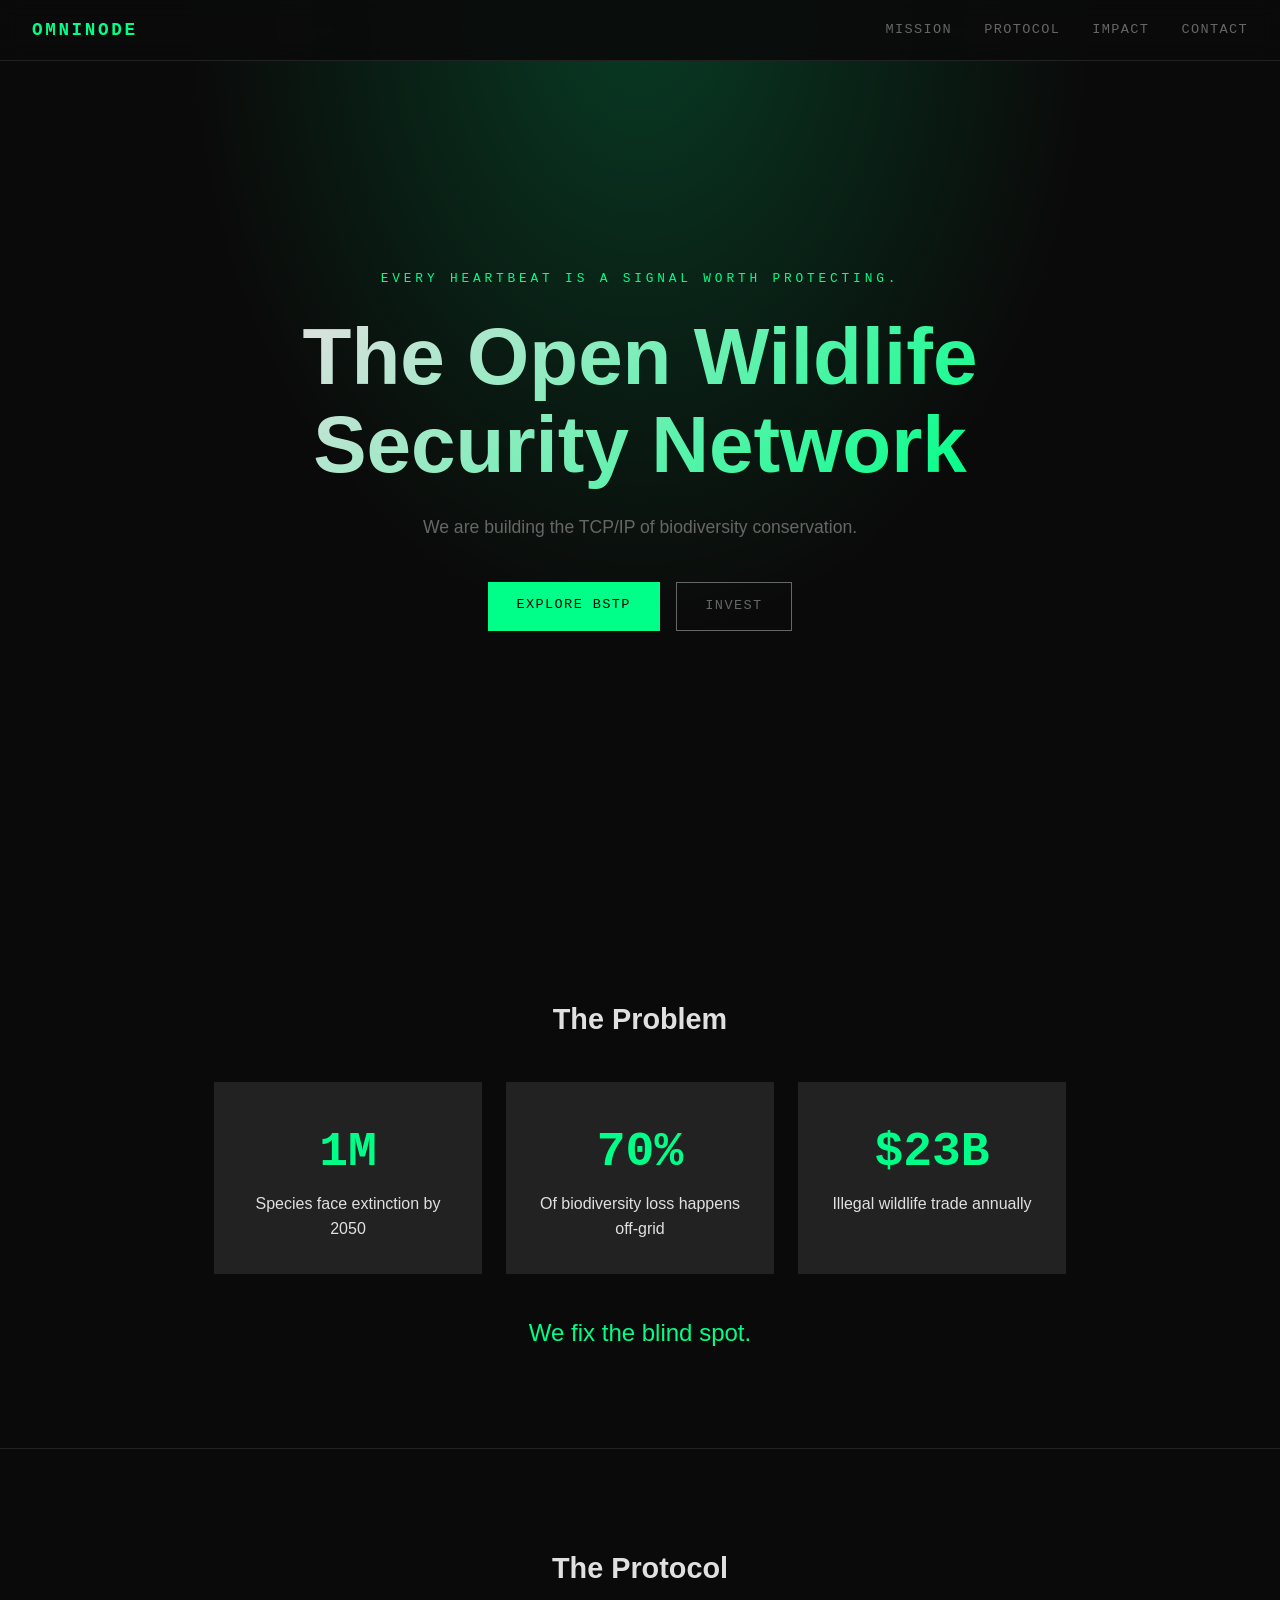
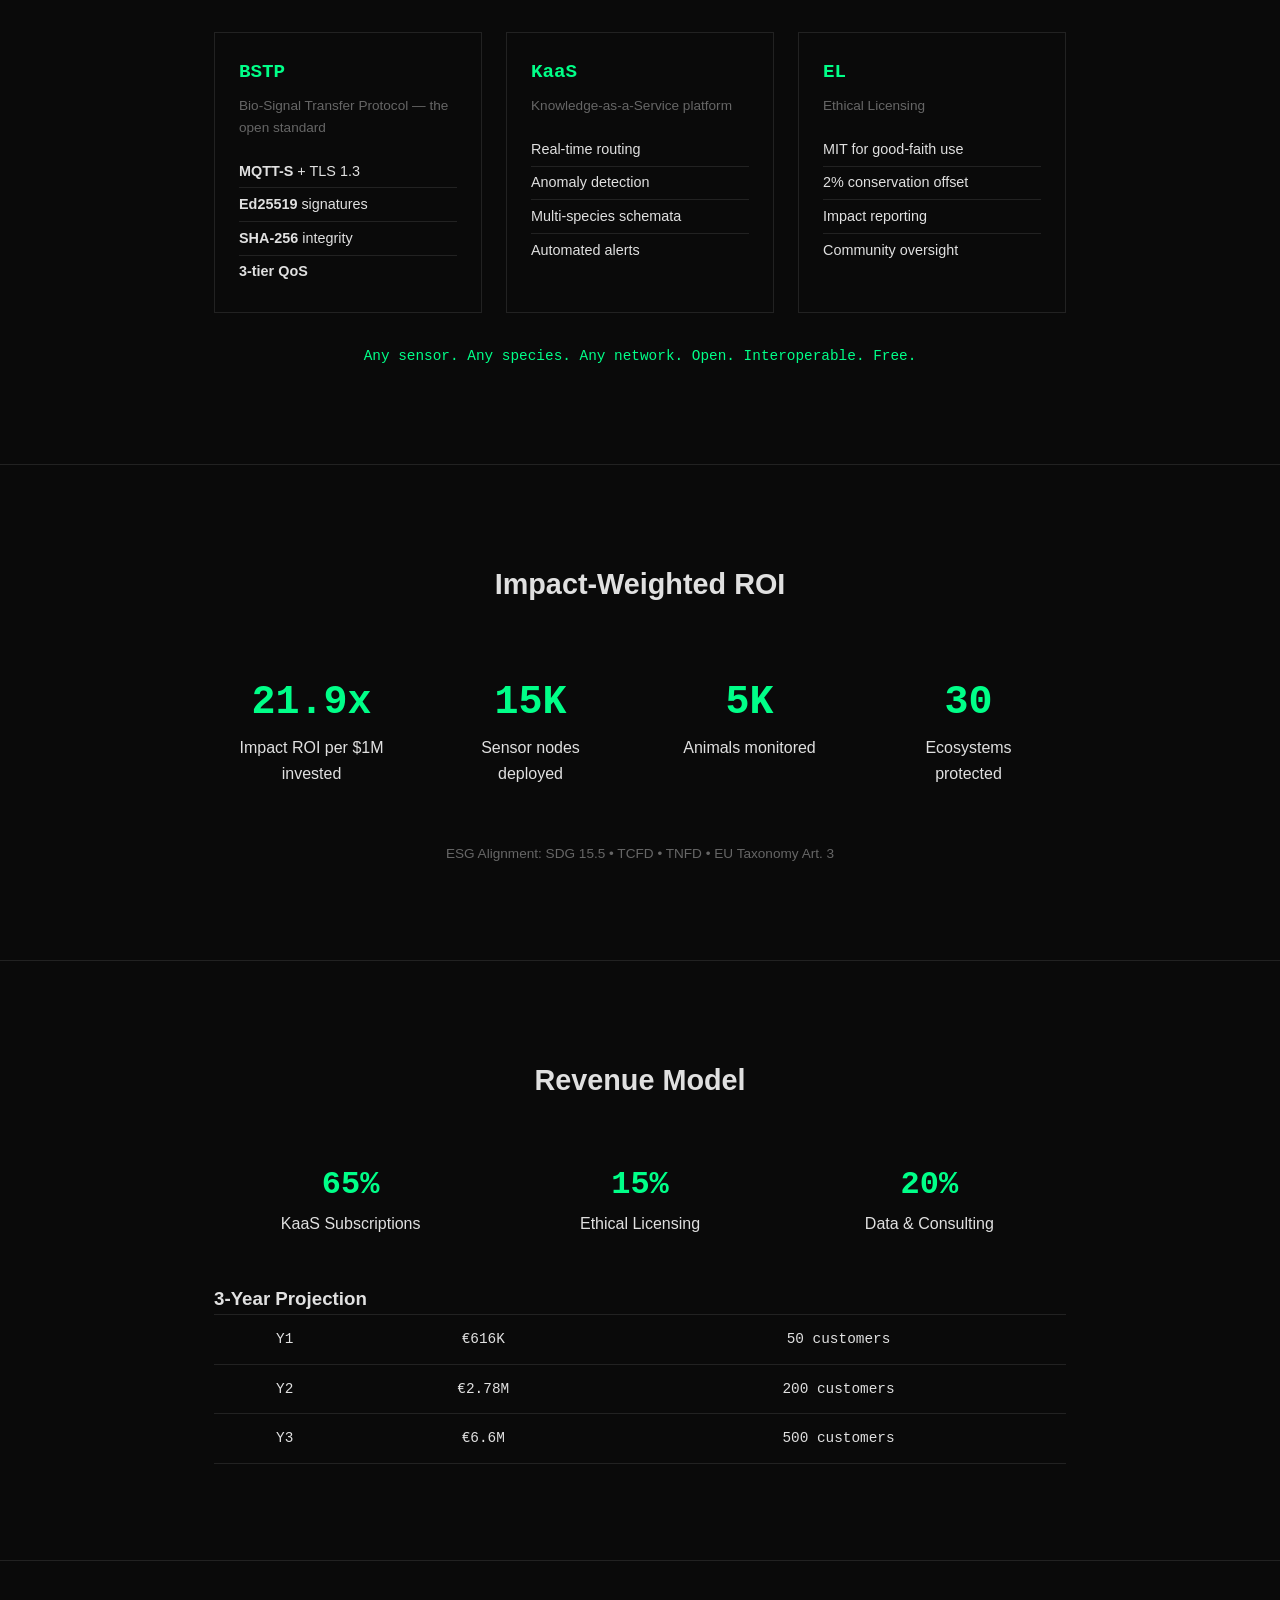
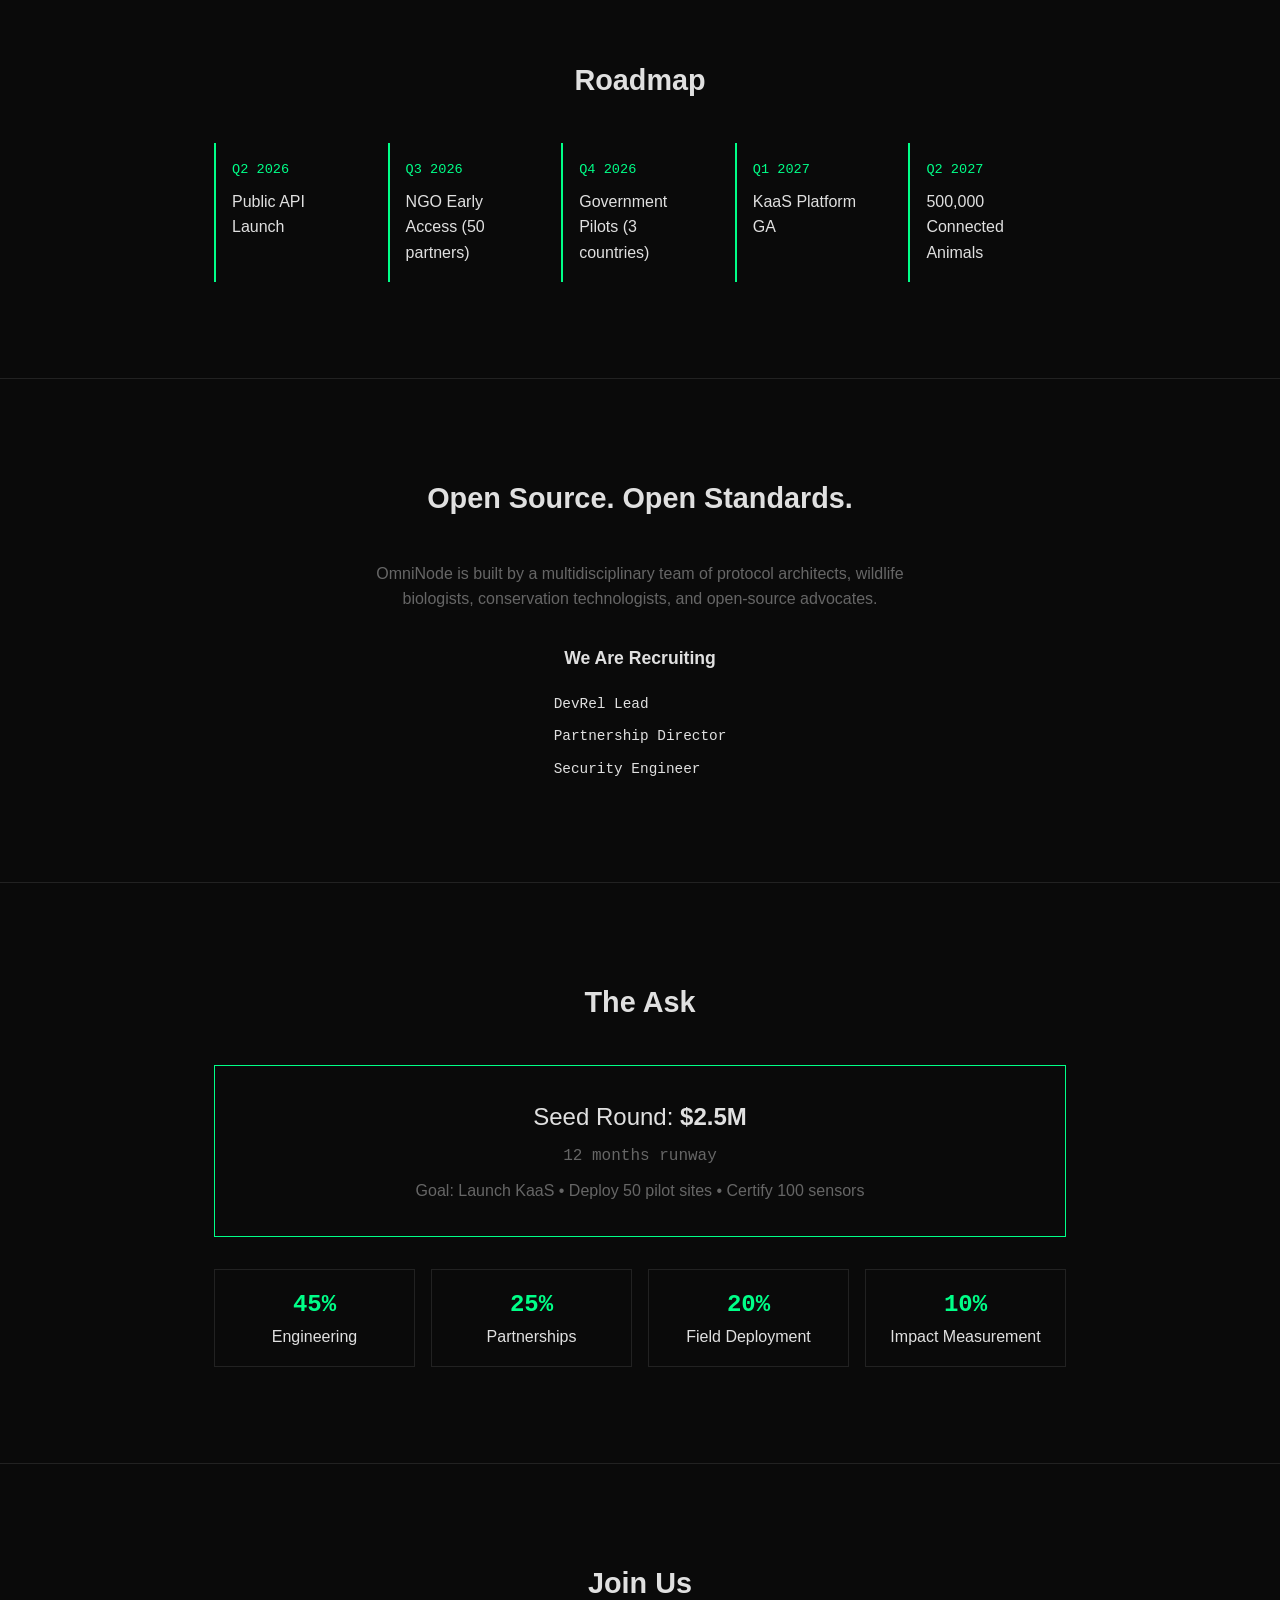
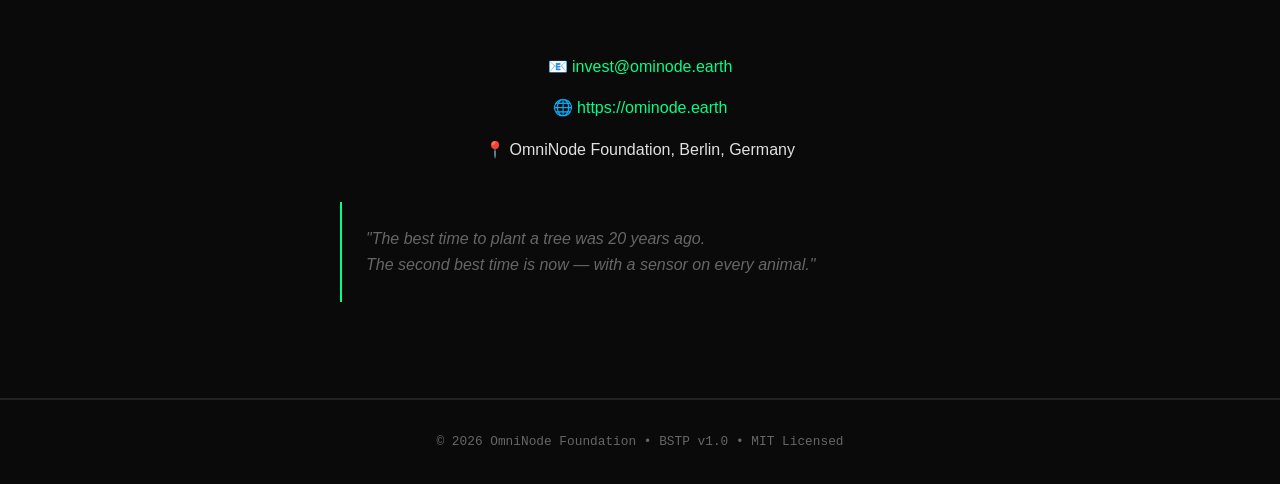
<file: index.html>
<!DOCTYPE html>
<html lang="en">
<head>
    <meta charset="UTF-8">
    <meta name="viewport" content="width=device-width, initial-scale=1.0">
    <title>OmniNode — The TCP/IP of Wildlife Conservation</title>
    <link rel="stylesheet" href="style.css">
    <link rel="icon" href="data:image/svg+xml,<svg xmlns='http://www.w3.org/2000/svg' viewBox='0 0 100 100'><text y='.9em' font-size='90'>🌐</text></svg>">
</head>
<body>
    <nav>
        <div class="logo">OMNINODE</div>
        <div class="nav-links">
            <a href="#mission">Mission</a>
            <a href="#protocol">Protocol</a>
            <a href="#impact">Impact</a>
            <a href="#contact">Contact</a>
        </div>
    </nav>

    <header>
        <div class="hero">
            <p class="tagline">Every heartbeat is a signal worth protecting.</p>
            <h1>The Open Wildlife<br>Security Network</h1>
            <p class="subline">We are building the TCP/IP of biodiversity conservation.</p>
            <div class="cta-group">
                <a href="#protocol" class="btn primary">Explore BSTP</a>
                <a href="#contact" class="btn secondary">Invest</a>
            </div>
        </div>
    </header>

    <section id="mission">
        <div class="container">
            <h2>The Problem</h2>
            <div class="problems">
                <div class="problem-card">
                    <span class="stat">1M</span>
                    <p>Species face extinction by 2050</p>
                </div>
                <div class="problem-card">
                    <span class="stat">70%</span>
                    <p>Of biodiversity loss happens off-grid</p>
                </div>
                <div class="problem-card">
                    <span class="stat">$23B</span>
                    <p>Illegal wildlife trade annually</p>
                </div>
            </div>
            <p class="solution">We fix the blind spot.</p>
        </div>
    </section>

    <section id="protocol">
        <div class="container">
            <h2>The Protocol</h2>
            <div class="protocol-grid">
                <div class="protocol-layer">
                    <h3>BSTP</h3>
                    <p class="layer-desc">Bio-Signal Transfer Protocol — the open standard</p>
                    <ul>
                        <li><strong>MQTT-S</strong> + TLS 1.3</li>
                        <li><strong>Ed25519</strong> signatures</li>
                        <li><strong>SHA-256</strong> integrity</li>
                        <li><strong>3-tier QoS</strong></li>
                    </ul>
                </div>
                <div class="protocol-layer">
                    <h3>KaaS</h3>
                    <p class="layer-desc">Knowledge-as-a-Service platform</p>
                    <ul>
                        <li>Real-time routing</li>
                        <li>Anomaly detection</li>
                        <li>Multi-species schemata</li>
                        <li>Automated alerts</li>
                    </ul>
                </div>
                <div class="protocol-layer">
                    <h3>EL</h3>
                    <p class="layer-desc">Ethical Licensing</p>
                    <ul>
                        <li>MIT for good-faith use</li>
                        <li>2% conservation offset</li>
                        <li>Impact reporting</li>
                        <li>Community oversight</li>
                    </ul>
                </div>
            </div>
            <p class="open-standard">Any sensor. Any species. Any network. Open. Interoperable. Free.</p>
        </div>
    </section>

    <section id="impact">
        <div class="container">
            <h2>Impact-Weighted ROI</h2>
            <div class="impact-metrics">
                <div class="metric">
                    <span class="metric-stat">21.9x</span>
                    <p>Impact ROI per $1M invested</p>
                </div>
                <div class="metric">
                    <span class="metric-stat">15K</span>
                    <p>Sensor nodes deployed</p>
                </div>
                <div class="metric">
                    <span class="metric-stat">5K</span>
                    <p>Animals monitored</p>
                </div>
                <div class="metric">
                    <span class="metric-stat">30</span>
                    <p>Ecosystems protected</p>
                </div>
            </div>
            <div class="esg">
                <p>ESG Alignment: SDG 15.5 • TCFD • TNFD • EU Taxonomy Art. 3</p>
            </div>
        </div>
    </section>

    <section id="revenue">
        <div class="container">
            <h2>Revenue Model</h2>
            <div class="revenue-split">
                <div class="revenue-item">
                    <span class="percent">65%</span>
                    <p>KaaS Subscriptions</p>
                </div>
                <div class="revenue-item">
                    <span class="percent">15%</span>
                    <p>Ethical Licensing</p>
                </div>
                <div class="revenue-item">
                    <span class="percent">20%</span>
                    <p>Data & Consulting</p>
                </div>
            </div>
            <div class="projection">
                <h3>3-Year Projection</h3>
                <table>
                    <tr><td>Y1</td><td>€616K</td><td>50 customers</td></tr>
                    <tr><td>Y2</td><td>€2.78M</td><td>200 customers</td></tr>
                    <tr><td>Y3</td><td>€6.6M</td><td>500 customers</td></tr>
                </table>
            </div>
        </div>
    </section>

    <section id="roadmap">
        <div class="container">
            <h2>Roadmap</h2>
            <div class="timeline">
                <div class="milestone">
                    <span class="date">Q2 2026</span>
                    <p>Public API Launch</p>
                </div>
                <div class="milestone">
                    <span class="date">Q3 2026</span>
                    <p>NGO Early Access (50 partners)</p>
                </div>
                <div class="milestone">
                    <span class="date">Q4 2026</span>
                    <p>Government Pilots (3 countries)</p>
                </div>
                <div class="milestone">
                    <span class="date">Q1 2027</span>
                    <p>KaaS Platform GA</p>
                </div>
                <div class="milestone">
                    <span class="date">Q2 2027</span>
                    <p>500,000 Connected Animals</p>
                </div>
            </div>
        </div>
    </section>

    <section id="team">
        <div class="container">
            <h2>Open Source. Open Standards.</h2>
            <p class="team-desc">OmniNode is built by a multidisciplinary team of protocol architects, wildlife biologists, conservation technologists, and open-source advocates.</p>
            <div class="recruiting">
                <h3>We Are Recruiting</h3>
                <ul>
                    <li>DevRel Lead</li>
                    <li>Partnership Director</li>
                    <li>Security Engineer</li>
                </ul>
            </div>
        </div>
    </section>

    <section id="ask">
        <div class="container">
            <h2>The Ask</h2>
            <div class="ask-box">
                <p class="round">Seed Round: <strong>$2.5M</strong></p>
                <p class="runway">12 months runway</p>
                <p class="goal">Goal: Launch KaaS • Deploy 50 pilot sites • Certify 100 sensors</p>
            </div>
            <div class="use-of-funds">
                <div class="fund-item"><span>45%</span><p>Engineering</p></div>
                <div class="fund-item"><span>25%</span><p>Partnerships</p></div>
                <div class="fund-item"><span>20%</span><p>Field Deployment</p></div>
                <div class="fund-item"><span>10%</span><p>Impact Measurement</p></div>
            </div>
        </div>
    </section>

    <section id="contact">
        <div class="container">
            <h2>Join Us</h2>
            <div class="contact-info">
                <p>📧 <a href="mailto:invest@ominode.earth">invest@ominode.earth</a></p>
                <p>🌐 <a href="https://ominode.earth">https://ominode.earth</a></p>
                <p>📍 OmniNode Foundation, Berlin, Germany</p>
            </div>
            <blockquote>
                <p>"The best time to plant a tree was 20 years ago.</p>
                <p>The second best time is now — with a sensor on every animal."</p>
            </blockquote>
        </div>
    </section>

    <footer>
        <div class="container">
            <p>© 2026 OmniNode Foundation • BSTP v1.0 • MIT Licensed</p>
        </div>
    </footer>

    <script src="script.js"></script>
</body>
</html>
</file>
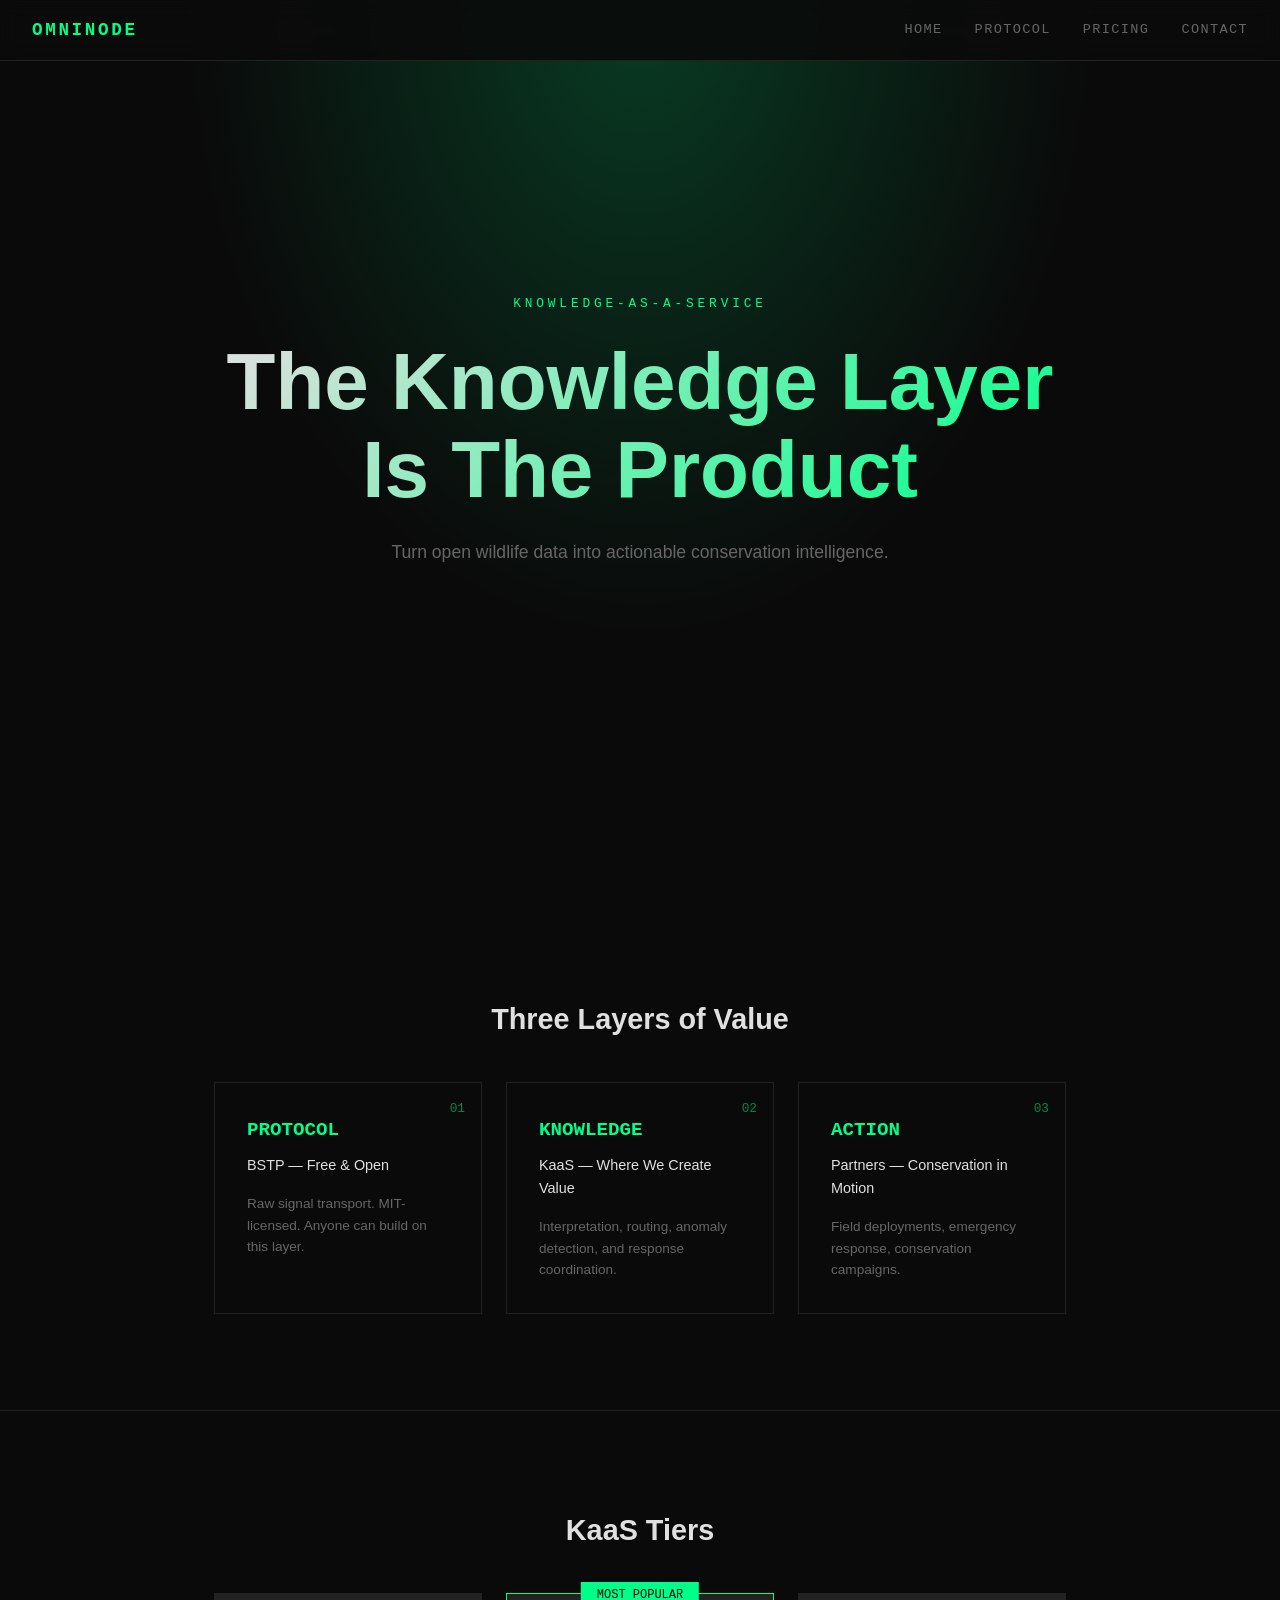
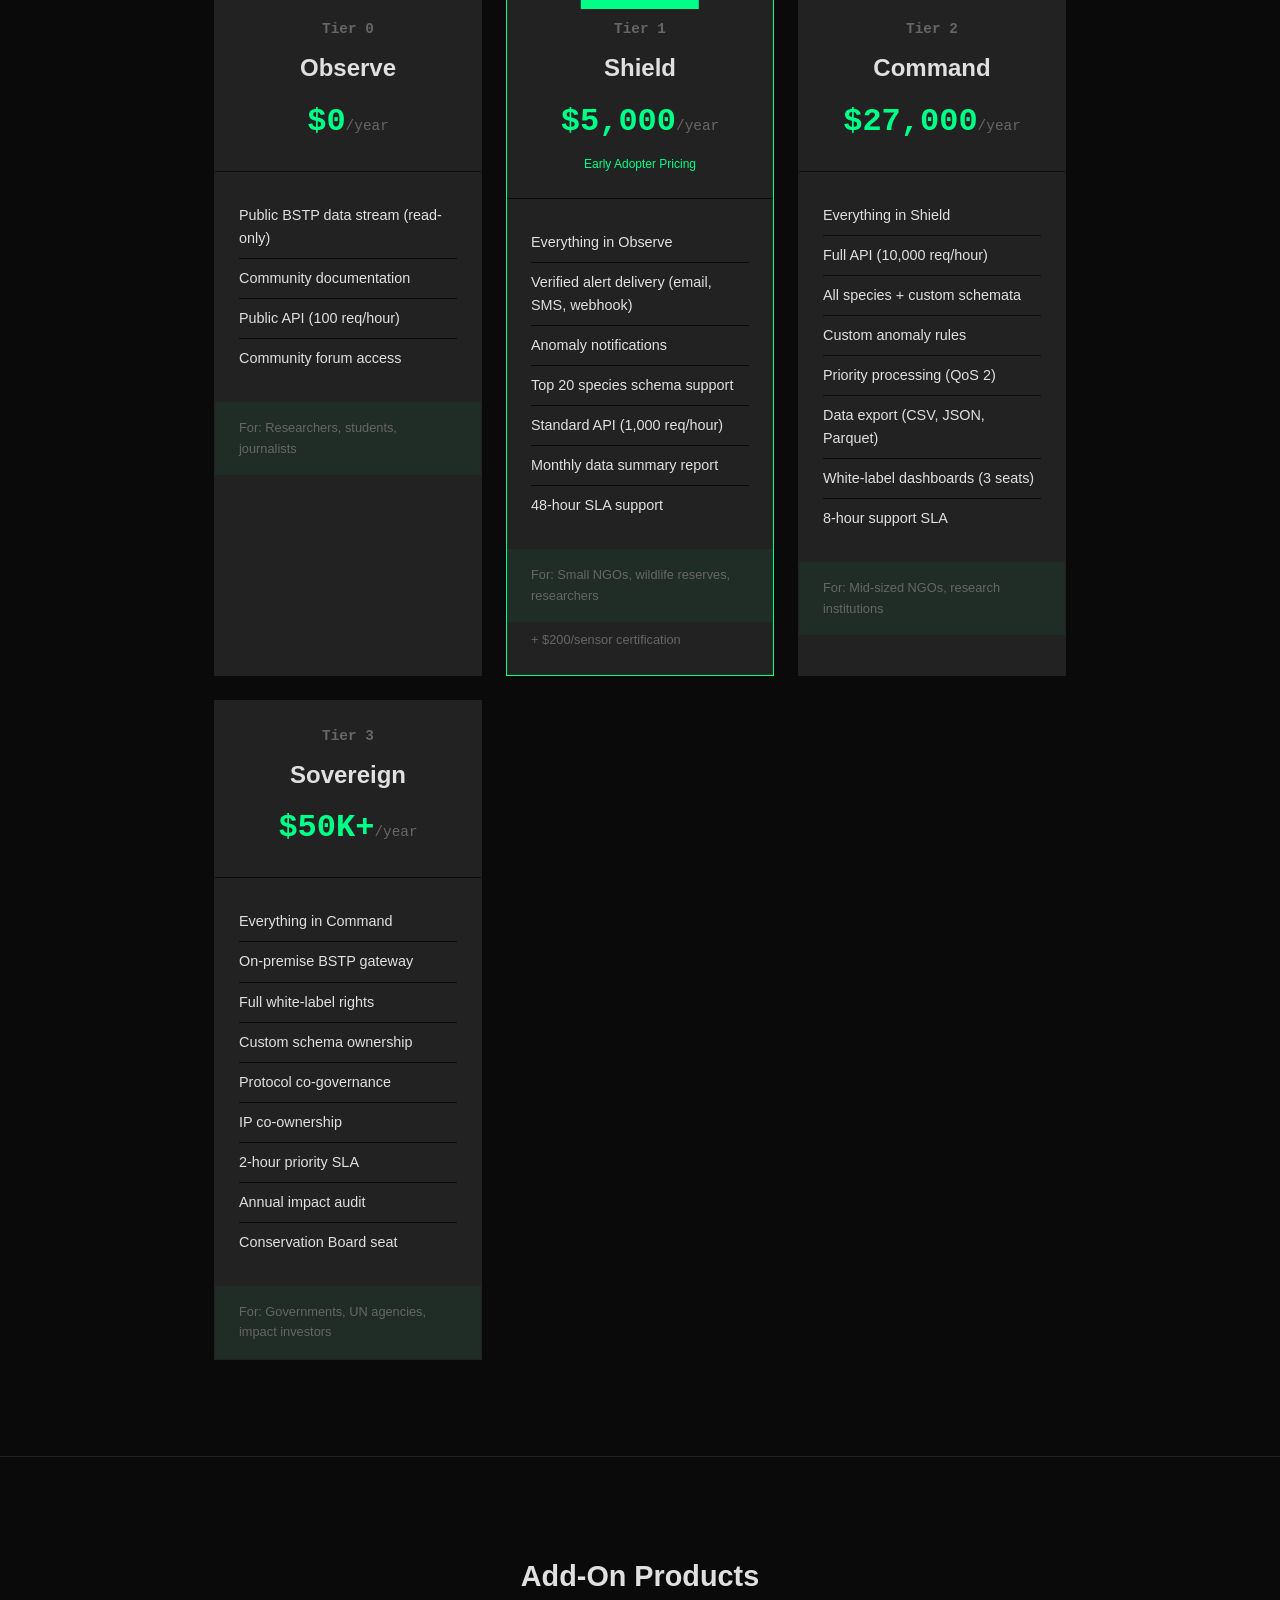
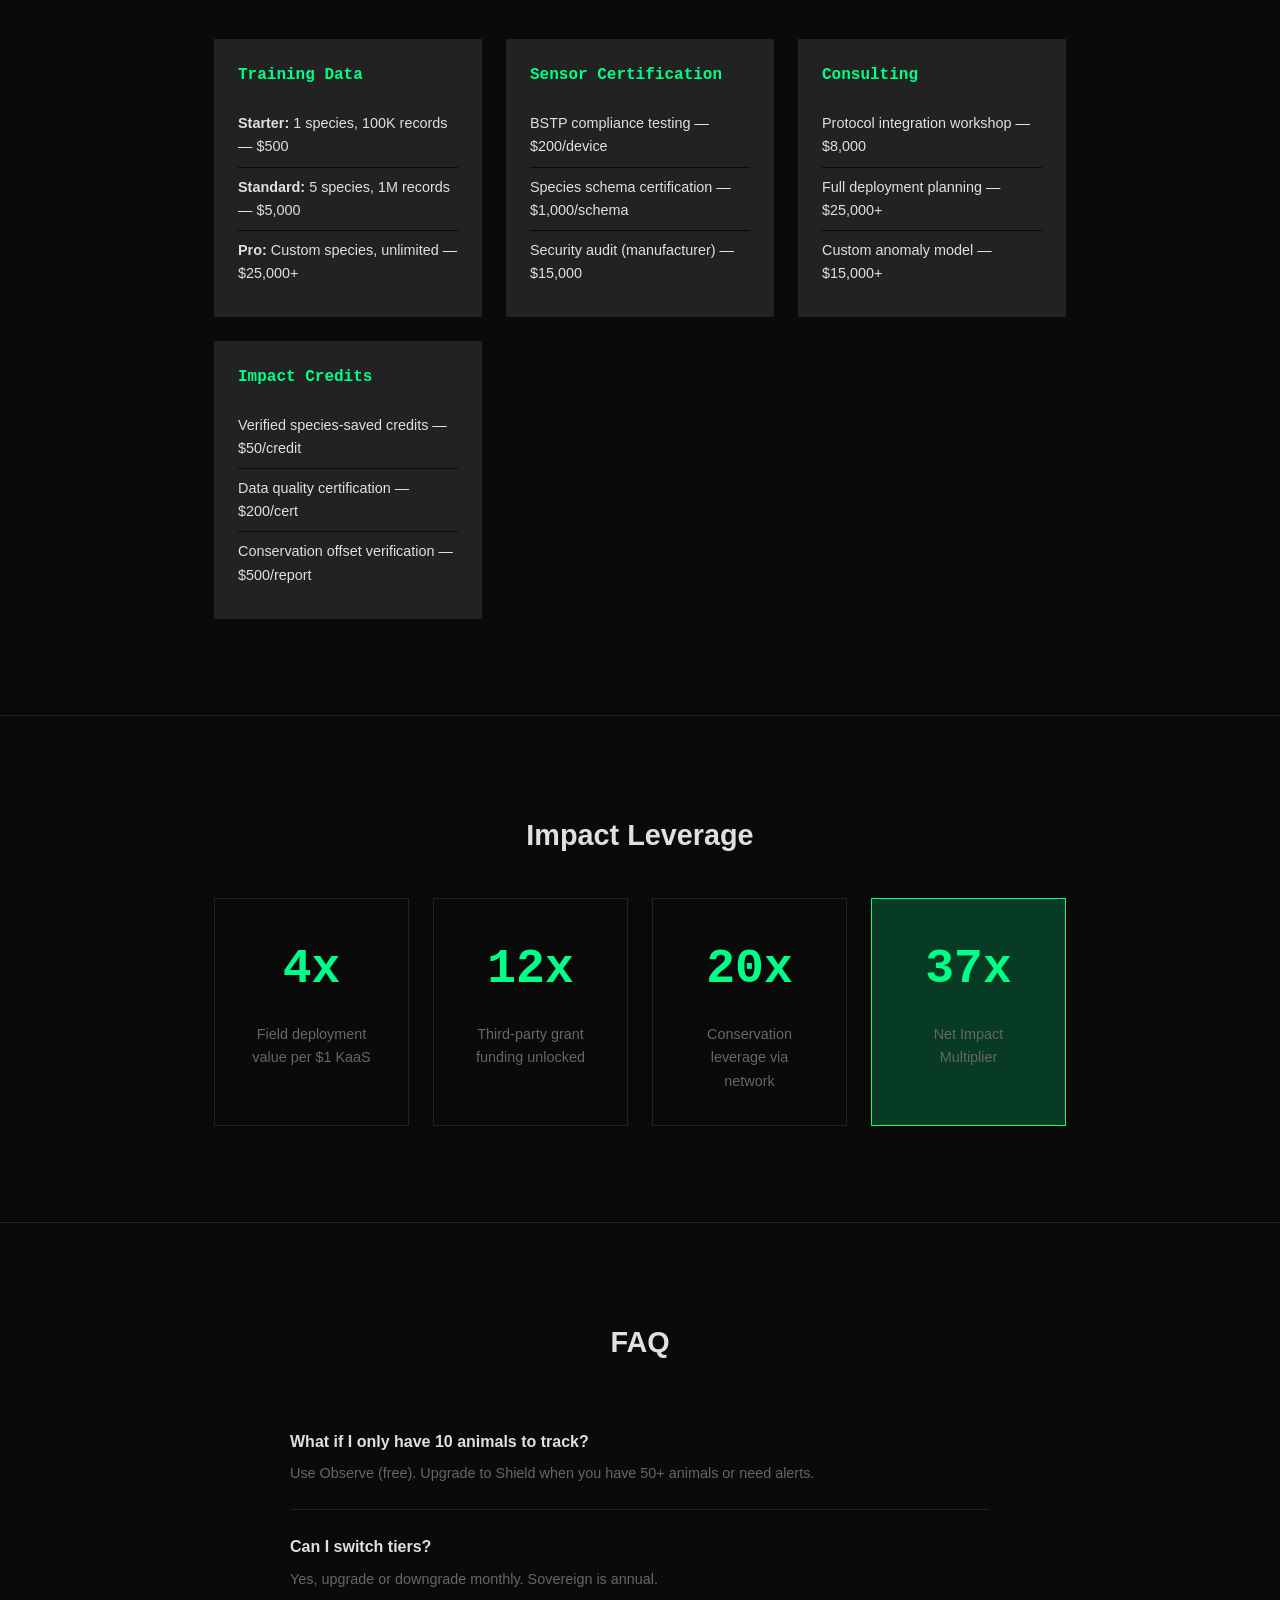
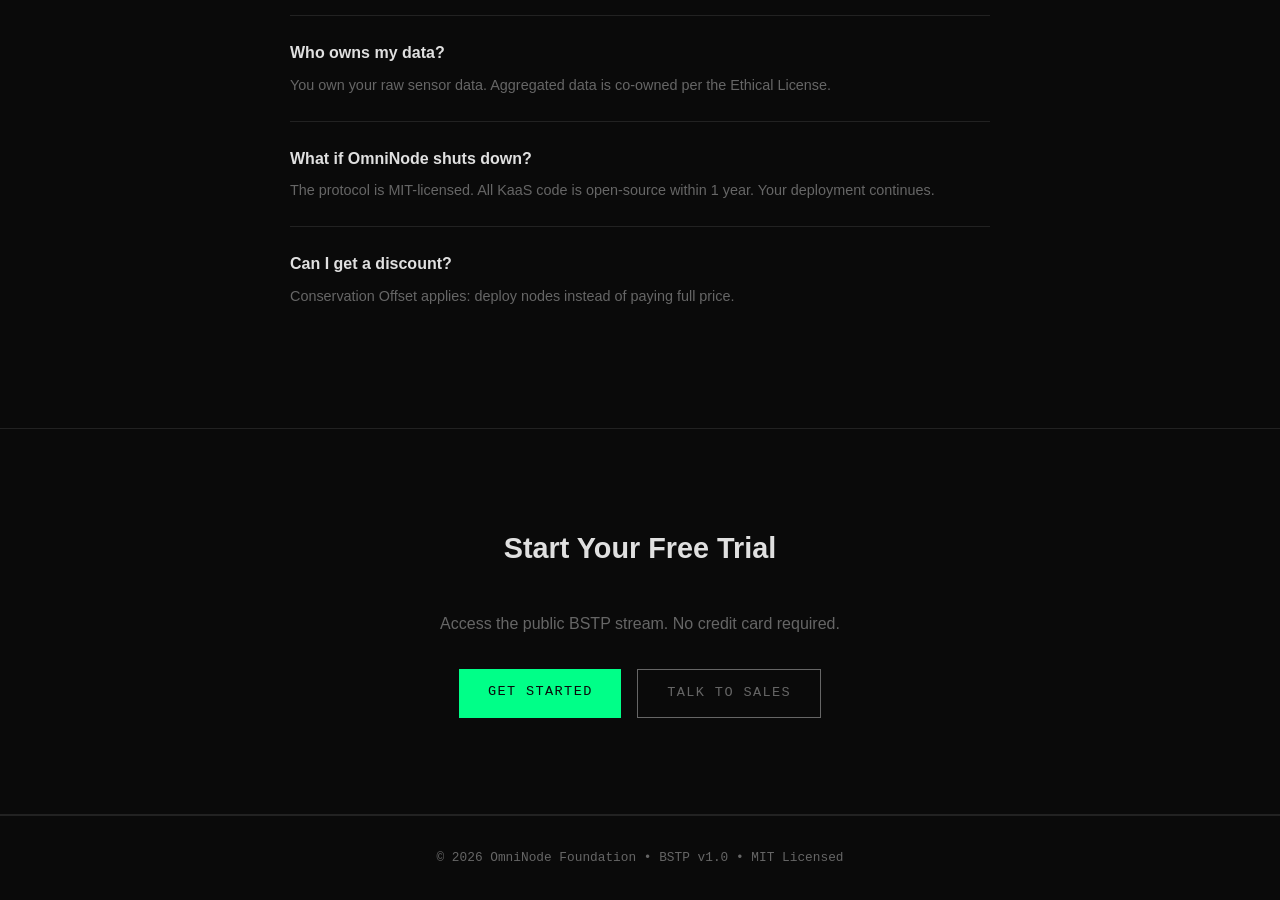
<file: pricing.html>
<!DOCTYPE html>
<html lang="en">
<head>
    <meta charset="UTF-8">
    <meta name="viewport" content="width=device-width, initial-scale=1.0">
    <title>Pricing — OmniNode KaaS</title>
    <link rel="stylesheet" href="style.css">
    <link rel="stylesheet" href="pricing.css">
</head>
<body>
    <nav>
        <div class="logo">OMNINODE</div>
        <div class="nav-links">
            <a href="index.html">Home</a>
            <a href="protocol.html">Protocol</a>
            <a href="pricing.html" class="active">Pricing</a>
            <a href="contact.html">Contact</a>
        </div>
    </nav>

    <header>
        <div class="hero">
            <p class="tagline">Knowledge-as-a-Service</p>
            <h1>The Knowledge Layer<br>Is The Product</h1>
            <p class="subline">Turn open wildlife data into actionable conservation intelligence.</p>
        </div>
    </header>

    <section id="overview">
        <div class="container">
            <h2>Three Layers of Value</h2>
            <div class="layers">
                <div class="layer">
                    <span class="layer-num">01</span>
                    <h3>PROTOCOL</h3>
                    <p class="layer-name">BSTP — Free & Open</p>
                    <p>Raw signal transport. MIT-licensed. Anyone can build on this layer.</p>
                </div>
                <div class="layer">
                    <span class="layer-num">02</span>
                    <h3>KNOWLEDGE</h3>
                    <p class="layer-name">KaaS — Where We Create Value</p>
                    <p>Interpretation, routing, anomaly detection, and response coordination.</p>
                </div>
                <div class="layer">
                    <span class="layer-num">03</span>
                    <h3>ACTION</h3>
                    <p class="layer-name">Partners — Conservation in Motion</p>
                    <p>Field deployments, emergency response, conservation campaigns.</p>
                </div>
            </div>
        </div>
    </section>

    <section id="tiers">
        <div class="container">
            <h2>KaaS Tiers</h2>
            <div class="pricing-grid">
                <div class="tier observe">
                    <div class="tier-header">
                        <h3>Tier 0</h3>
                        <p class="tier-name">Observe</p>
                        <p class="tier-price">$0<span>/year</span></p>
                    </div>
                    <ul class="tier-features">
                        <li>Public BSTP data stream (read-only)</li>
                        <li>Community documentation</li>
                        <li>Public API (100 req/hour)</li>
                        <li>Community forum access</li>
                    </ul>
                    <p class="tier-for">For: Researchers, students, journalists</p>
                </div>

                <div class="tier shield">
                    <div class="tier-header">
                        <span class="badge">Most Popular</span>
                        <h3>Tier 1</h3>
                        <p class="tier-name">Shield</p>
                        <p class="tier-price">$5,000<span>/year</span></p>
                        <p class="early-adopter">Early Adopter Pricing</p>
                    </div>
                    <ul class="tier-features">
                        <li>Everything in Observe</li>
                        <li>Verified alert delivery (email, SMS, webhook)</li>
                        <li>Anomaly notifications</li>
                        <li>Top 20 species schema support</li>
                        <li>Standard API (1,000 req/hour)</li>
                        <li>Monthly data summary report</li>
                        <li>48-hour SLA support</li>
                    </ul>
                    <p class="tier-for">For: Small NGOs, wildlife reserves, researchers</p>
                    <p class="tier-addon">+ $200/sensor certification</p>
                </div>

                <div class="tier command">
                    <div class="tier-header">
                        <h3>Tier 2</h3>
                        <p class="tier-name">Command</p>
                        <p class="tier-price">$27,000<span>/year</span></p>
                    </div>
                    <ul class="tier-features">
                        <li>Everything in Shield</li>
                        <li>Full API (10,000 req/hour)</li>
                        <li>All species + custom schemata</li>
                        <li>Custom anomaly rules</li>
                        <li>Priority processing (QoS 2)</li>
                        <li>Data export (CSV, JSON, Parquet)</li>
                        <li>White-label dashboards (3 seats)</li>
                        <li>8-hour support SLA</li>
                    </ul>
                    <p class="tier-for">For: Mid-sized NGOs, research institutions</p>
                </div>

                <div class="tier sovereign">
                    <div class="tier-header">
                        <h3>Tier 3</h3>
                        <p class="tier-name">Sovereign</p>
                        <p class="tier-price">$50K+<span>/year</span></p>
                    </div>
                    <ul class="tier-features">
                        <li>Everything in Command</li>
                        <li>On-premise BSTP gateway</li>
                        <li>Full white-label rights</li>
                        <li>Custom schema ownership</li>
                        <li>Protocol co-governance</li>
                        <li>IP co-ownership</li>
                        <li>2-hour priority SLA</li>
                        <li>Annual impact audit</li>
                        <li>Conservation Board seat</li>
                    </ul>
                    <p class="tier-for">For: Governments, UN agencies, impact investors</p>
                </div>
            </div>
        </div>
    </section>

    <section id="addons">
        <div class="container">
            <h2>Add-On Products</h2>
            <div class="addons-grid">
                <div class="addon">
                    <h3>Training Data</h3>
                    <ul>
                        <li><strong>Starter:</strong> 1 species, 100K records — $500</li>
                        <li><strong>Standard:</strong> 5 species, 1M records — $5,000</li>
                        <li><strong>Pro:</strong> Custom species, unlimited — $25,000+</li>
                    </ul>
                </div>
                <div class="addon">
                    <h3>Sensor Certification</h3>
                    <ul>
                        <li>BSTP compliance testing — $200/device</li>
                        <li>Species schema certification — $1,000/schema</li>
                        <li>Security audit (manufacturer) — $15,000</li>
                    </ul>
                </div>
                <div class="addon">
                    <h3>Consulting</h3>
                    <ul>
                        <li>Protocol integration workshop — $8,000</li>
                        <li>Full deployment planning — $25,000+</li>
                        <li>Custom anomaly model — $15,000+</li>
                    </ul>
                </div>
                <div class="addon">
                    <h3>Impact Credits</h3>
                    <ul>
                        <li>Verified species-saved credits — $50/credit</li>
                        <li>Data quality certification — $200/cert</li>
                        <li>Conservation offset verification — $500/report</li>
                    </ul>
                </div>
            </div>
        </div>
    </section>

    <section id="roi">
        <div class="container">
            <h2>Impact Leverage</h2>
            <div class="multiplier-grid">
                <div class="multiplier">
                    <span class="mult-value">4x</span>
                    <p>Field deployment value per $1 KaaS</p>
                </div>
                <div class="multiplier">
                    <span class="mult-value">12x</span>
                    <p>Third-party grant funding unlocked</p>
                </div>
                <div class="multiplier">
                    <span class="mult-value">20x</span>
                    <p>Conservation leverage via network</p>
                </div>
                <div class="multiplier highlight">
                    <span class="mult-value">37x</span>
                    <p>Net Impact Multiplier</p>
                </div>
            </div>
        </div>
    </section>

    <section id="faq">
        <div class="container">
            <h2>FAQ</h2>
            <div class="faq-list">
                <div class="faq-item">
                    <h4>What if I only have 10 animals to track?</h4>
                    <p>Use Observe (free). Upgrade to Shield when you have 50+ animals or need alerts.</p>
                </div>
                <div class="faq-item">
                    <h4>Can I switch tiers?</h4>
                    <p>Yes, upgrade or downgrade monthly. Sovereign is annual.</p>
                </div>
                <div class="faq-item">
                    <h4>Who owns my data?</h4>
                    <p>You own your raw sensor data. Aggregated data is co-owned per the Ethical License.</p>
                </div>
                <div class="faq-item">
                    <h4>What if OmniNode shuts down?</h4>
                    <p>The protocol is MIT-licensed. All KaaS code is open-source within 1 year. Your deployment continues.</p>
                </div>
                <div class="faq-item">
                    <h4>Can I get a discount?</h4>
                    <p>Conservation Offset applies: deploy nodes instead of paying full price.</p>
                </div>
            </div>
        </div>
    </section>

    <section id="cta">
        <div class="container">
            <h2>Start Your Free Trial</h2>
            <p>Access the public BSTP stream. No credit card required.</p>
            <div class="cta-group">
                <a href="mailto:invest@ominode.earth?subject=KaaS%20Trial" class="btn primary">Get Started</a>
                <a href="contact.html" class="btn secondary">Talk to Sales</a>
            </div>
        </div>
    </section>

    <footer>
        <div class="container">
            <p>© 2026 OmniNode Foundation • BSTP v1.0 • MIT Licensed</p>
        </div>
    </footer>
</body>
</html>
</file>
<file: style.css>
:root {
    --bg: #0a0a0a;
    --fg: #e0e0e0;
    --accent: #00ff88;
    --accent-dim: #00ff8833;
    --muted: #666;
    --border: #222;
    --font-mono: 'JetBrains Mono', 'Fira Code', monospace;
    --font-sans: 'Inter', -apple-system, sans-serif;
}

@import url('https://fonts.googleapis.com/css2?family=Inter:wght@300;400;600;700&family=JetBrains+Mono:wght@400;600&display=swap');

*, *::before, *::after {
    box-sizing: border-box;
    margin: 0;
    padding: 0;
}

html {
    scroll-behavior: smooth;
}

body {
    background: var(--bg);
    color: var(--fg);
    font-family: var(--font-sans);
    line-height: 1.6;
    font-size: 16px;
    -webkit-font-smoothing: antialiased;
}

.container {
    max-width: 900px;
    margin: 0 auto;
    padding: 0 1.5rem;
}

/* Navigation */
nav {
    position: fixed;
    top: 0;
    left: 0;
    right: 0;
    display: flex;
    justify-content: space-between;
    align-items: center;
    padding: 1rem 2rem;
    background: rgba(10, 10, 10, 0.9);
    backdrop-filter: blur(10px);
    border-bottom: 1px solid var(--border);
    z-index: 100;
}

.logo {
    font-family: var(--font-mono);
    font-weight: 600;
    font-size: 1.1rem;
    letter-spacing: 0.15em;
    color: var(--accent);
}

.nav-links {
    display: flex;
    gap: 2rem;
}

.nav-links a {
    color: var(--muted);
    text-decoration: none;
    font-size: 0.85rem;
    font-family: var(--font-mono);
    text-transform: uppercase;
    letter-spacing: 0.1em;
    transition: color 0.2s;
}

.nav-links a:hover {
    color: var(--accent);
}

/* Hero */
header {
    min-height: 100vh;
    display: flex;
    align-items: center;
    justify-content: center;
    text-align: center;
    padding: 6rem 1.5rem;
    background: 
        radial-gradient(ellipse at 50% 0%, var(--accent-dim) 0%, transparent 50%),
        var(--bg);
}

.tagline {
    font-family: var(--font-mono);
    font-size: 0.8rem;
    color: var(--accent);
    text-transform: uppercase;
    letter-spacing: 0.3em;
    margin-bottom: 1.5rem;
}

header h1 {
    font-size: clamp(2.5rem, 8vw, 5rem);
    font-weight: 700;
    line-height: 1.1;
    margin-bottom: 1.5rem;
    background: linear-gradient(135deg, var(--fg) 0%, var(--accent) 100%);
    -webkit-background-clip: text;
    -webkit-text-fill-color: transparent;
    background-clip: text;
}

.subline {
    font-size: 1.1rem;
    color: var(--muted);
    margin-bottom: 2.5rem;
}

.cta-group {
    display: flex;
    gap: 1rem;
    justify-content: center;
}

.btn {
    padding: 0.8rem 1.8rem;
    font-family: var(--font-mono);
    font-size: 0.85rem;
    text-decoration: none;
    text-transform: uppercase;
    letter-spacing: 0.1em;
    transition: all 0.2s;
}

.btn.primary {
    background: var(--accent);
    color: var(--bg);
}

.btn.primary:hover {
    background: #00cc6e;
}

.btn.secondary {
    border: 1px solid var(--muted);
    color: var(--muted);
}

.btn.secondary:hover {
    border-color: var(--accent);
    color: var(--accent);
}

/* Sections */
section {
    padding: 6rem 0;
    border-bottom: 1px solid var(--border);
}

section h2 {
    font-size: 1.8rem;
    font-weight: 600;
    margin-bottom: 2.5rem;
    text-align: center;
}

/* Problems */
.problems {
    display: grid;
    grid-template-columns: repeat(auto-fit, minmax(200px, 1fr));
    gap: 1.5rem;
    margin-bottom: 2.5rem;
}

.problem-card {
    padding: 2rem;
    background: var(--border);
    text-align: center;
}

.stat {
    display: block;
    font-size: 3rem;
    font-weight: 700;
    color: var(--accent);
    font-family: var(--font-mono);
}

.solution {
    text-align: center;
    font-size: 1.5rem;
    color: var(--accent);
}

/* Protocol */
.protocol-grid {
    display: grid;
    grid-template-columns: repeat(auto-fit, minmax(220px, 1fr));
    gap: 1.5rem;
    margin-bottom: 2rem;
}

.protocol-layer {
    padding: 1.5rem;
    border: 1px solid var(--border);
}

.protocol-layer h3 {
    font-family: var(--font-mono);
    font-size: 1.2rem;
    color: var(--accent);
    margin-bottom: 0.5rem;
}

.layer-desc {
    font-size: 0.85rem;
    color: var(--muted);
    margin-bottom: 1rem;
}

.protocol-layer ul {
    list-style: none;
    font-size: 0.9rem;
}

.protocol-layer li {
    padding: 0.3rem 0;
    border-bottom: 1px solid var(--border);
}

.protocol-layer li:last-child {
    border-bottom: none;
}

.open-standard {
    text-align: center;
    font-family: var(--font-mono);
    font-size: 0.9rem;
    color: var(--accent);
}

/* Impact */
.impact-metrics {
    display: grid;
    grid-template-columns: repeat(auto-fit, minmax(150px, 1fr));
    gap: 1.5rem;
    margin-bottom: 2rem;
}

.metric {
    text-align: center;
    padding: 1.5rem;
}

.metric-stat {
    display: block;
    font-size: 2.5rem;
    font-weight: 700;
    color: var(--accent);
    font-family: var(--font-mono);
}

.esg {
    text-align: center;
    font-size: 0.85rem;
    color: var(--muted);
}

/* Revenue */
.revenue-split {
    display: grid;
    grid-template-columns: repeat(3, 1fr);
    gap: 1rem;
    margin-bottom: 2rem;
}

.revenue-item {
    text-align: center;
    padding: 1rem;
}

.percent {
    display: block;
    font-size: 2rem;
    font-weight: 700;
    color: var(--accent);
    font-family: var(--font-mono);
}

.projection table {
    width: 100%;
    border-collapse: collapse;
    font-family: var(--font-mono);
    font-size: 0.9rem;
}

.projection td {
    padding: 0.8rem;
    border-bottom: 1px solid var(--border);
    text-align: center;
}

.projection tr:first-child td {
    border-top: 1px solid var(--border);
}

/* Roadmap */
.timeline {
    display: grid;
    grid-template-columns: repeat(auto-fit, minmax(150px, 1fr));
    gap: 1rem;
}

.milestone {
    padding: 1rem;
    border-left: 2px solid var(--accent);
}

.date {
    display: block;
    font-family: var(--font-mono);
    font-size: 0.85rem;
    color: var(--accent);
    margin-bottom: 0.5rem;
}

/* Team */
.team-desc {
    text-align: center;
    max-width: 600px;
    margin: 0 auto 2rem;
    color: var(--muted);
}

.recruiting {
    text-align: center;
}

.recruiting h3 {
    font-size: 1.1rem;
    margin-bottom: 1rem;
}

.recruiting ul {
    list-style: none;
    display: inline-block;
    text-align: left;
}

.recruiting li {
    padding: 0.3rem 0;
    font-family: var(--font-mono);
    font-size: 0.9rem;
}

/* Ask */
.ask-box {
    text-align: center;
    padding: 2rem;
    border: 1px solid var(--accent);
    margin-bottom: 2rem;
}

.round {
    font-size: 1.5rem;
}

.runway {
    font-family: var(--font-mono);
    color: var(--muted);
    margin: 0.5rem 0;
}

.goal {
    color: var(--muted);
}

.use-of-funds {
    display: grid;
    grid-template-columns: repeat(4, 1fr);
    gap: 1rem;
}

.fund-item {
    text-align: center;
    padding: 1rem;
    border: 1px solid var(--border);
}

.fund-item span {
    display: block;
    font-size: 1.5rem;
    font-weight: 700;
    color: var(--accent);
    font-family: var(--font-mono);
}

/* Contact */
.contact-info {
    text-align: center;
    margin-bottom: 2rem;
}

.contact-info p {
    padding: 0.5rem 0;
}

.contact-info a {
    color: var(--accent);
    text-decoration: none;
}

blockquote {
    max-width: 600px;
    margin: 0 auto;
    padding: 1.5rem;
    border-left: 2px solid var(--accent);
    font-style: italic;
    color: var(--muted);
}

/* Footer */
footer {
    padding: 2rem 0;
    text-align: center;
    border-top: 1px solid var(--border);
    font-family: var(--font-mono);
    font-size: 0.8rem;
    color: var(--muted);
}

/* Responsive */
@media (max-width: 600px) {
    .nav-links {
        display: none;
    }
    
    .revenue-split, 
    .use-of-funds {
        grid-template-columns: 1fr;
    }
    
    header h1 {
        font-size: 2rem;
    }
}

/* Animations */
@keyframes fadeIn {
    from { opacity: 0; transform: translateY(20px); }
    to { opacity: 1; transform: translateY(0); }
}

section {
    animation: fadeIn 0.6s ease-out;
}

section:nth-child(odd) {
    animation-delay: 0.1s;
}
</file>
<file: pricing.css>
#overview .layers {
    display: grid;
    grid-template-columns: repeat(3, 1fr);
    gap: 1.5rem;
}

.layer {
    padding: 2rem;
    border: 1px solid var(--border);
    position: relative;
}

.layer-num {
    font-family: var(--font-mono);
    font-size: 0.8rem;
    color: var(--accent);
    opacity: 0.5;
    position: absolute;
    top: 1rem;
    right: 1rem;
}

.layer h3 {
    font-family: var(--font-mono);
    font-size: 1.2rem;
    color: var(--accent);
    margin-bottom: 0.5rem;
}

.layer-name {
    font-size: 0.9rem;
    color: var(--fg);
    margin-bottom: 1rem;
}

.layer p:last-child {
    font-size: 0.85rem;
    color: var(--muted);
}

#tiers .pricing-grid {
    display: grid;
    grid-template-columns: repeat(auto-fit, minmax(260px, 1fr));
    gap: 1.5rem;
}

.tier {
    background: var(--border);
    border: 1px solid transparent;
    transition: border-color 0.2s;
}

.tier:hover {
    border-color: var(--accent);
}

.tier.shield {
    border-color: var(--accent);
    position: relative;
}

.tier-header {
    padding: 1.5rem;
    text-align: center;
    border-bottom: 1px solid var(--bg);
}

.tier h3 {
    font-family: var(--font-mono);
    font-size: 0.9rem;
    color: var(--muted);
}

.tier-name {
    font-size: 1.5rem;
    font-weight: 600;
    color: var(--fg);
    margin: 0.5rem 0;
}

.tier-price {
    font-size: 2rem;
    font-weight: 700;
    color: var(--accent);
    font-family: var(--font-mono);
}

.tier-price span {
    font-size: 0.9rem;
    font-weight: 400;
    color: var(--muted);
}

.early-adopter {
    font-size: 0.75rem;
    color: var(--accent);
    margin-top: 0.5rem;
}

.badge {
    position: absolute;
    top: -12px;
    left: 50%;
    transform: translateX(-50%);
    background: var(--accent);
    color: var(--bg);
    padding: 0.25rem 1rem;
    font-size: 0.75rem;
    font-family: var(--font-mono);
    text-transform: uppercase;
}

.tier-features {
    padding: 1.5rem;
    list-style: none;
}

.tier-features li {
    padding: 0.5rem 0;
    border-bottom: 1px solid var(--bg);
    font-size: 0.9rem;
}

.tier-features li:last-child {
    border-bottom: none;
}

.tier-for {
    padding: 1rem 1.5rem;
    font-size: 0.8rem;
    color: var(--muted);
    background: rgba(0, 255, 136, 0.05);
}

.tier-addon {
    padding: 0.5rem 1.5rem 1.5rem;
    font-size: 0.8rem;
    color: var(--muted);
}

#addons .addons-grid {
    display: grid;
    grid-template-columns: repeat(auto-fit, minmax(220px, 1fr));
    gap: 1.5rem;
}

.addon {
    padding: 1.5rem;
    background: var(--border);
}

.addon h3 {
    font-family: var(--font-mono);
    font-size: 1rem;
    color: var(--accent);
    margin-bottom: 1rem;
}

.addon ul {
    list-style: none;
}

.addon li {
    padding: 0.5rem 0;
    font-size: 0.9rem;
    border-bottom: 1px solid var(--bg);
}

.addon li:last-child {
    border-bottom: none;
}

#roi .multiplier-grid {
    display: grid;
    grid-template-columns: repeat(4, 1fr);
    gap: 1.5rem;
}

.multiplier {
    text-align: center;
    padding: 2rem;
    border: 1px solid var(--border);
}

.multiplier.highlight {
    border-color: var(--accent);
    background: var(--accent-dim);
}

.mult-value {
    display: block;
    font-size: 3rem;
    font-weight: 700;
    color: var(--accent);
    font-family: var(--font-mono);
}

.multiplier p {
    margin-top: 1rem;
    font-size: 0.9rem;
    color: var(--muted);
}

#faq .faq-list {
    max-width: 700px;
    margin: 0 auto;
}

.faq-item {
    padding: 1.5rem 0;
    border-bottom: 1px solid var(--border);
}

.faq-item:last-child {
    border-bottom: none;
}

.faq-item h4 {
    font-size: 1rem;
    margin-bottom: 0.5rem;
}

.faq-item p {
    font-size: 0.9rem;
    color: var(--muted);
}

#cta {
    text-align: center;
}

#cta p {
    margin-bottom: 2rem;
    color: var(--muted);
}

@media (max-width: 768px) {
    #overview .layers,
    #roi .multiplier-grid {
        grid-template-columns: 1fr;
    }
}
</file>
